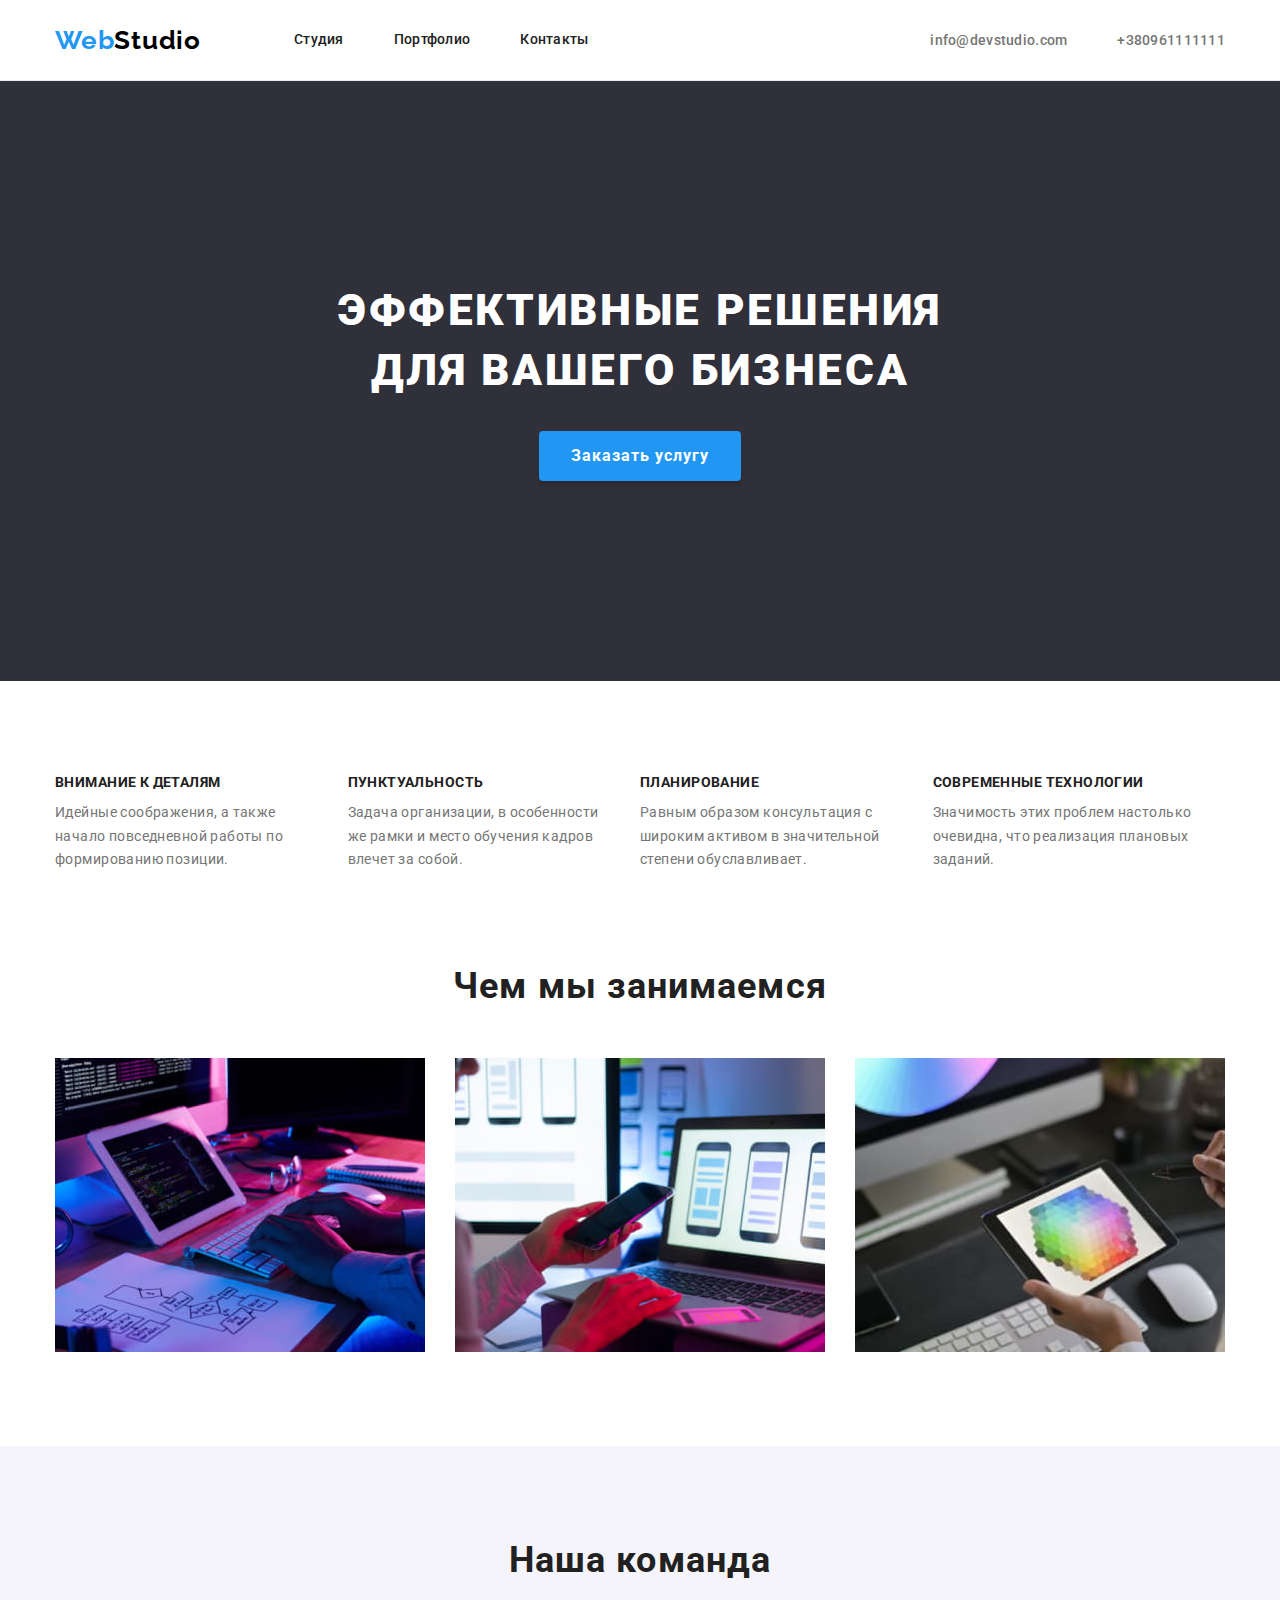
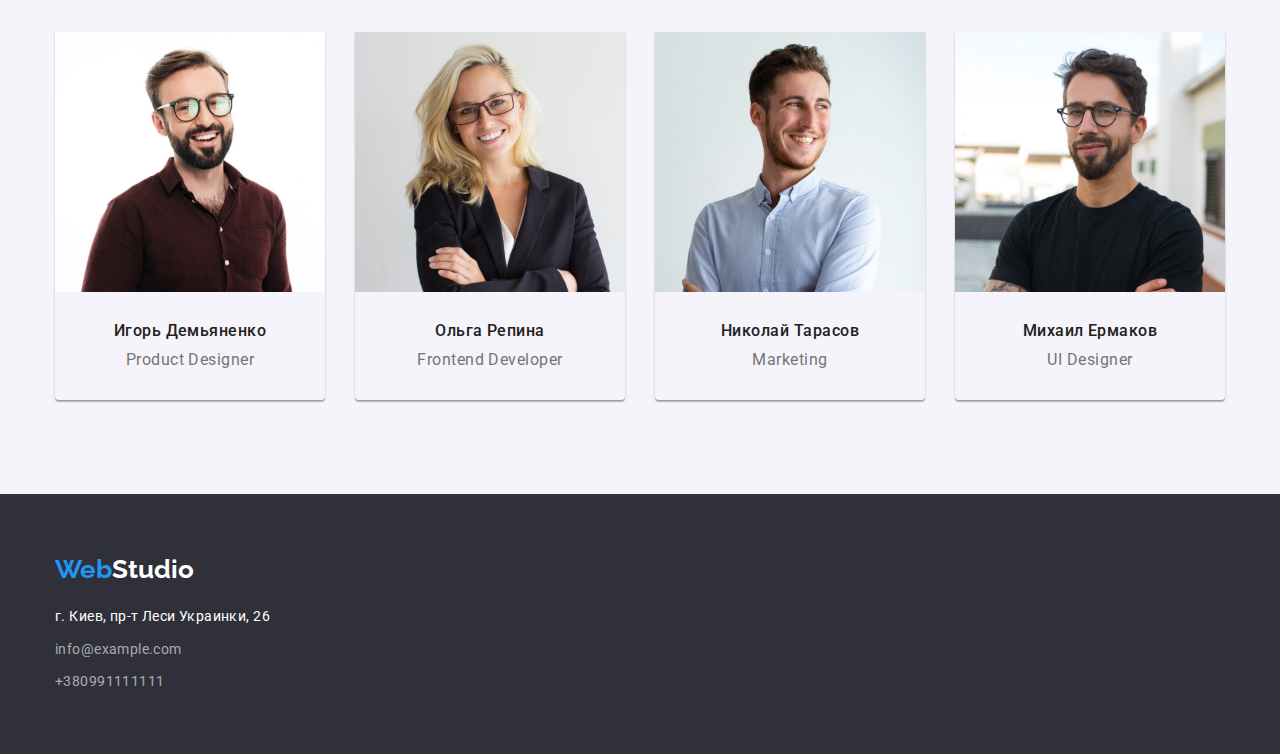
<file: index.html>
<!DOCTYPE html>
<html lang="ru">
  <head>
    <meta charset="UTF-8" />
    <meta http-equiv="X-UA-Compatible" content="IE=edge" />
    <meta name="viewport" content="width=device-width, initial-scale=1.0" />
    <link rel="preconnect" href="https://fonts.googleapis.com">
    <link rel="preconnect" href="https://fonts.gstatic.com" crossorigin>
    <link href="https://fonts.googleapis.com/css2?family=Raleway:wght@700&family=Roboto:wght@400;500;700;900&display=swap" rel="stylesheet">
    <link rel="stylesheet" href="./css/modern-normalize.css">
    <link rel="stylesheet" href="./css/styles.css">
    <title>WebStudio</title>
  </head>
  <body>
    <header class="header"> <!--Header-->
      <div class="head">
        <nav class="menu">
          <a class="logo" lang="en" href="./index.html"><span class="acent">Web</span>Studio
          </a>
          <ul class="menu-list">
            <li class="menu-items">
              <a class="menu-link" href="./index.html">Студия
              </a>
            </li>
            <li class="menu-items">
              <a class="menu-link" href="./portfolio.html">Портфолио</a>
            </li>
            <li class="menu-items">
              <a class="menu-link" href="./index.html">Контакты</a>
            </li>
          </ul>
        </nav>
        <ul class="connection-to">
          <li class="info">
            <a class="coll-us" href="mailto:info@devstudio.com">info@devstudio.com</a>
          </li>
          <li class="info">
            <a class="coll-us" href="tel:+380961111111">+380961111111</a>
          </li>
        </ul>
      </div>
    </header>
    <main> <!--Main-->
      <section class="front">
        <div class="front-style">
          <h1 class="texte">ЭФФЕКТИВНЫЕ РЕШЕНИЯ ДЛЯ ВАШЕГО БИЗНЕСА</h1>
          <button type="button" class="main-but">Заказать услугу</button>
        </div> <!--Верхня шапка-->
      </section>
      <section class="section-merit"> <!--Чому ми-->
        <div class="merit-class">
          <ul class="list-merit">
            <li class="merit">
              <h3 class="merit-name">ВНИМАНИЕ К ДЕТАЛЯМ</h3>
              <p class="merit-p">Идейные соображения, а также начало повседневной работы по формированию позиции.</p>
            </li>
            <li class="merit">
              <h3 class="merit-name">ПУНКТУАЛЬНОСТЬ</h3>
              <p class="merit-p">Задача организации, в особенности же рамки и место обучения кадров влечет за собой.</p>
            </li>
            <li class="merit">
            <h3 class="merit-name">ПЛАНИРОВАНИЕ</h3>
            <p class="merit-p">Равным образом консультация с широким активом в значительной степени обуславливает.</p>
            </li>
            <li class="merit">
              <h3 class="merit-name">СОВРЕМЕННЫЕ ТЕХНОЛОГИИ</h3>
             <p class="merit-p">Значимость этих проблем настолько очевидна, что реализация плановых заданий.</p>
            </li>
          </ul>
        </div>
      </section>
      <section class="whot-do"> <!--Чим ми займаємось-->
        <div class="work-class">
          <h2 class="h-work">Чем мы занимаемся</h2>
        <ul class="working-list">
          <li class="work"><img src="./images/scr1.jpg" alt="first image" width="370" height="294"></li>
          <li class="work"><img src="./images/scr2.jpg" alt="second image" width="370" height="294"></li>
          <li class="work"><img src="./images/scr3.jpg" alt="third image" width="370" height="294"></li>
        </ul>
        </div>
      </section>
      <section class="our-team">
        <div class="our-team-class">
          <h2 class="h-team">Наша команда</h2>
          <ul class="team-list">
            <li class="team">
              <img class="image" src="./images/photo1.jpg" alt="Игорь Демьяненко" width="270" height="260">
              <div class="person">
                <h3 class="name">Игорь Демьяненко</h3>
                <p class="activity" lang="en">Product Designer</p>
              </div>
            </li>
            <li class="team">
              <img class="image" src="./images/photo2.jpg" alt="Ольга Репина" width="270" height="260">
              <div class="person">
                <h3 class="name">Ольга Репина</h3>
                <p class="activity" lang="en">Frontend Developer</p>
              </div>
            </li>
            <li class="team">
              <img class="image" src="./images/photo3.jpg" alt="Николай Тарасов" width="270" height="260">
              <div class="person">
                <h3 class="name">Николай Тарасов</h3>
                <p class="activity" lang="en">Marketing</p>
              </div>
            </li>
            <li class="team">
              <img class="image" src="./images/photo4.jpg" alt="Михаил Ермаков" width="270" height="260">
              <div class="person">
                <h3 class="name">Михаил Ермаков</h3>
                <p class="activity" lang="en">UI Designer</p>
              </div>
            </li>
          </ul>
        </div>
      </section>
    </main>
    <footer class="footer">
      <div class="footer-section">
        <a class="footer-logo" lang="en" href="./index.html"><span class="acent">Web</span>Studio</a>
        <address class="address">
          <ul class="list-address">
            <li class="con-address"><a class="con-address" href="https://goo.gl/maps/3XFcRr5mM66JUjLg8">г. Киев, пр-т Леси Украинки, 26</a></li>
            <li class="con"><a class="footer-contact" href="mailto:info@example.com">info@example.com</a></li>
            <li class="con"><a class="footer-contact" href="tel:+380991111111">+380991111111</a></li>
          </ul>
        </address>
    </div>
    </footer>
  </body>
</html>
</file>
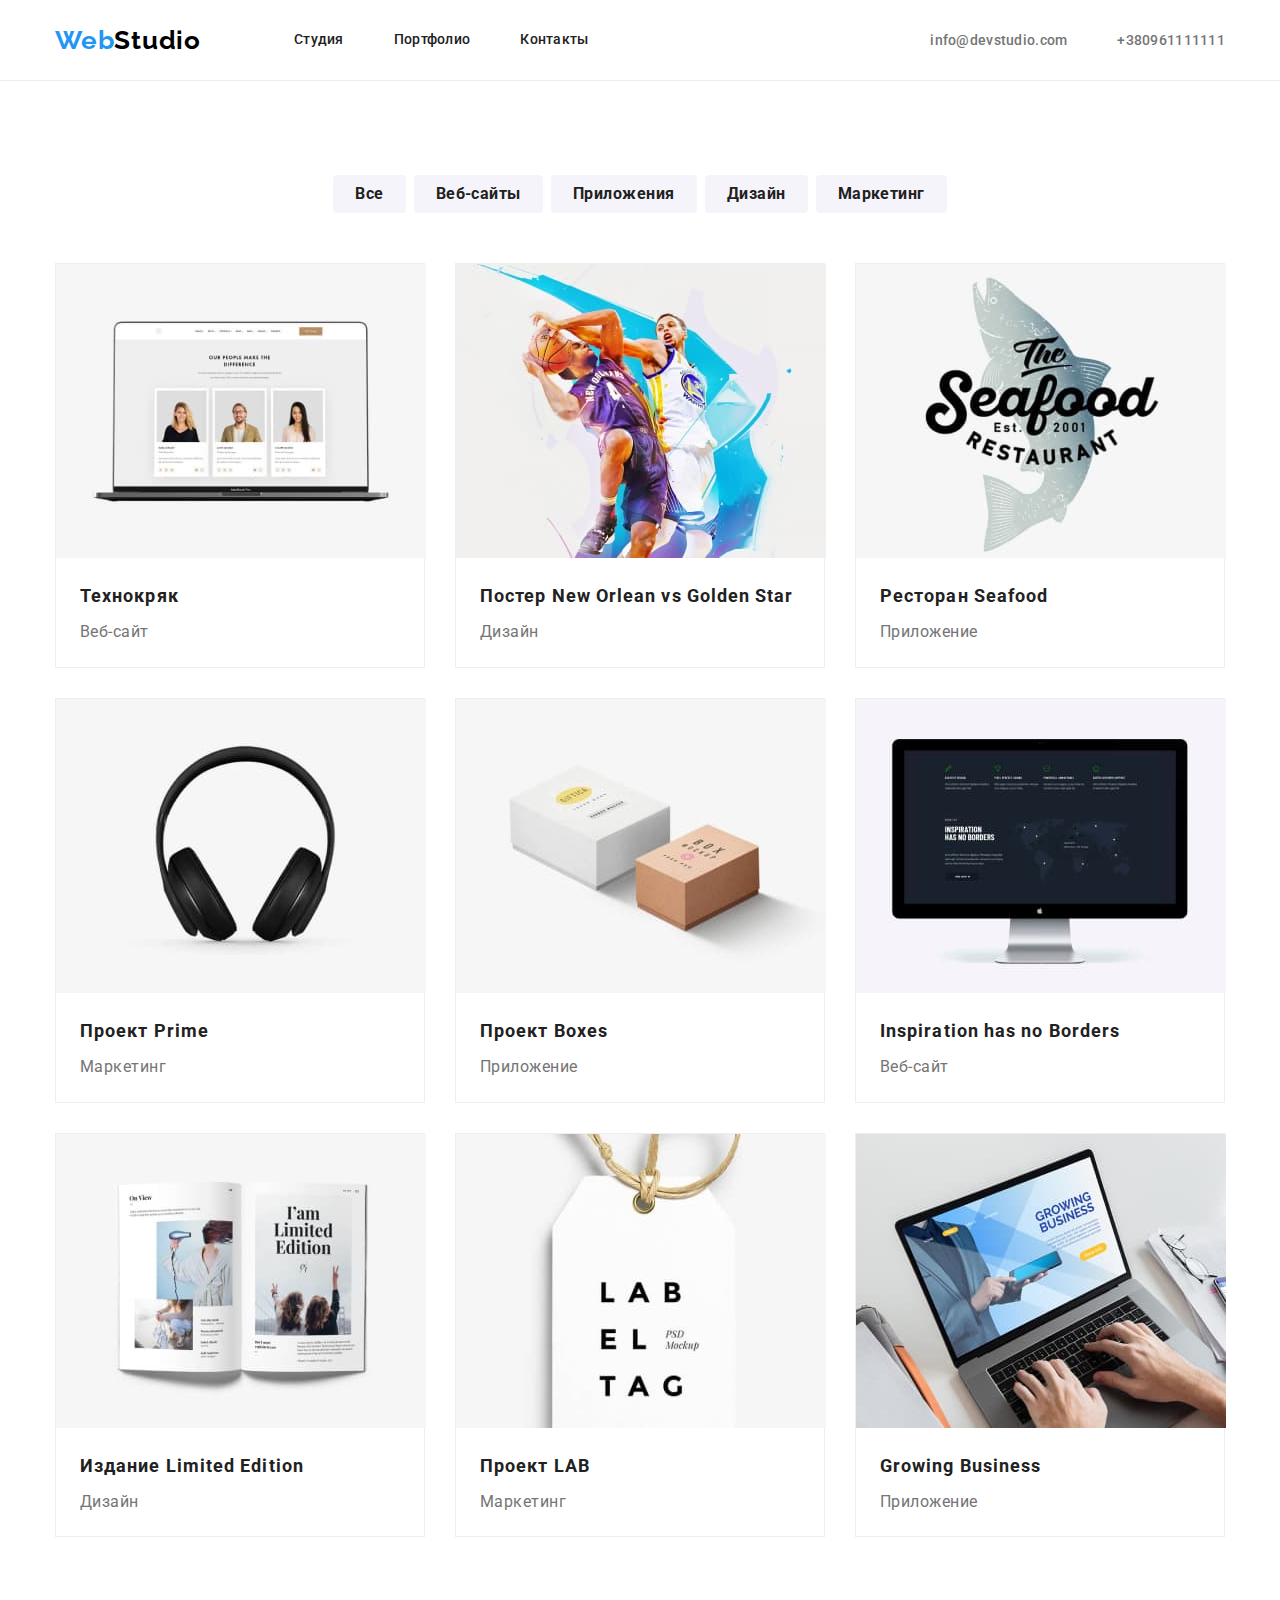
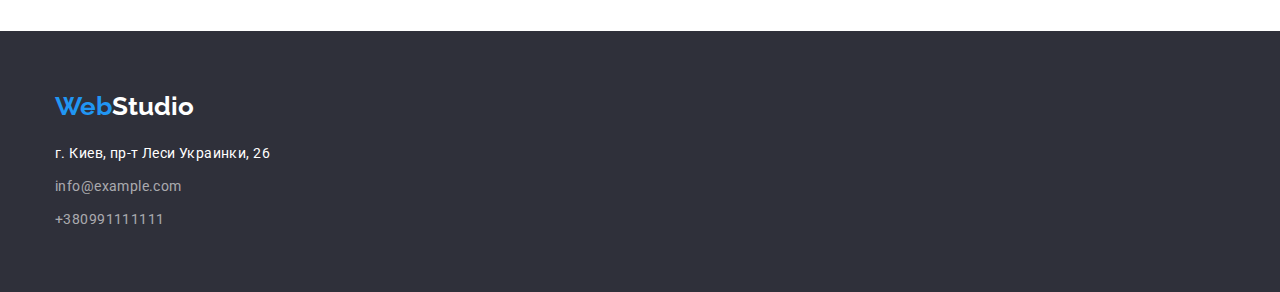
<file: portfolio.html>
<!DOCTYPE html>
<html lang="ru">
<head>
    <meta charset="UTF-8">
    <meta http-equiv="X-UA-Compatible" content="IE=edge">
    <meta name="viewport" content="width=device-width, initial-scale=1.0">
    <title>Portfolio</title>
    <link rel="preconnect" href="https://fonts.googleapis.com">
    <link rel="preconnect" href="https://fonts.gstatic.com" crossorigin>
    <link href="https://fonts.googleapis.com/css2?family=Raleway:wght@700&family=Roboto:wght@400;500;700;900&display=swap" rel="stylesheet">
    <link rel="stylesheet" href="./css/modern-normalize.css">
    <link rel="stylesheet" href="./css/styles.css">
</head>
<body>
  <header class="header"> <!--Header-->
    <div class="head">
      <nav class="menu">
        <a class="logo" lang="en" href="./index.html"><span class="acent">Web</span>Studio
        </a>
        <ul class="menu-list">
          <li class="menu-items">
            <a class="menu-link" href="./index.html">Студия
            </a>
          </li>
          <li class="menu-items">
            <a class="menu-link" href="./portfolio.html">Портфолио</a>
          </li>
          <li class="menu-items">
            <a class="menu-link" href="./index.html">Контакты</a>
          </li>
        </ul>
      </nav>
      <ul class="connection-to">
        <li class="info">
          <a class="coll-us" href="mailto:info@devstudio.com">info@devstudio.com</a>
        </li>
        <li class="info">
          <a class="coll-us" href="tel:+380961111111">+380961111111</a>
        </li>
      </ul>
    </div>
  </header>
  <main>
    <section class="filter-section">
      <div class="filter">
        <ul class="filter-but">
          <li class="but-list">
              <button type="button" class="but-all">Все</button>
          </li>
          <li class="but-list">
              <button type="button" class="but-page">Веб-сайты</button>
          </li>
          <li class="but-list">
              <button type="button" class="but-app">Приложения</button>
          </li>
          <li class="but-list">
              <button type="button" class="but-des">Дизайн</button>
          </li>
          <li class="but-list">
              <button type="button" class="but-mark">Маркетинг</button>
          </li>
        </ul>
        <ul class="target-filter-but">
          <li class="filter-position">
            <img class="filter-image" src="./images/portfolio/preview.jpg" alt="Технокряк" width="370" height="294">
            <div class="filter-text"> 
              <h3 class="target-name">Технокряк</h3>
              <p class="target-but">Веб-сайт</p>
            </div>
          </li>      
          <li class="filter-position" lang="en">
            <img class="filter-image" src="./images/portfolio/star.jpg" alt="Постер New Orlean vs Golden Star" width="370" height="294">
            <div class="filter-text"> 
              <h3 class="target-name" lang="en">Постер New Orlean vs Golden Star</h3>
              <p class="target-but">Дизайн</p>
            </div>
          </li>
          <li class="filter-position" lang="en">
            <img class="filter-image" src="./images/portfolio/seafood.jpg" alt="Ресторан Seafood" width="370" height="294">
            <div class="filter-text">
              <h3 class="target-name" lang="en">Ресторан Seafood</h3>
              <p class="target-but">Приложение</p>
            </div>
            </li>
            <li class="filter-position" lang="en">
              <img class="filter-image" src="./images/portfolio/prime.jpg" alt="Проект Prime" width="370" height="294">
            <div class="filter-text">
              <h3 class="target-name" lang="en">Проект Prime</h3>
              <p class="target-but">Маркетинг</p>
            </div>
          </li>      
          <li class="filter-position" lang="en">
            <img class="filter-image" src="./images/portfolio/box.jpg" alt="Проект Boxes" width="370" height="294">
            <div class="filter-text">
              <h3 class="target-name" lang="en">Проект Boxes</h3>
              <p class="target-but">Приложение</p>
            </div>
          </li>
          <li class="filter-position" lang="en">
            <img class="filter-image" src="./images/portfolio/borders.jpg" alt="Inspiration has no Borders" width="370" height="294">
            <div class="filter-text">
              <h3 class="target-name" lang="en">Inspiration has no Borders</h3>
              <p class="target-but">Веб-сайт</p>
            </div>
          </li>
          <li class="filter-position" lang="en">
            <img class="filter-image" src="./images/portfolio/limited.jpg" alt="Издание Limited Edition" width="370" height="294">
            <div class="filter-text">
              <h3 class="target-name" lang="en">Издание Limited Edition</h3>
              <p class="target-but">Дизайн</p>
            </div> 
          </li>      
          <li class="filter-position" lang="en">
            <img class="filter-image" src="./images/portfolio/lab.jpg" alt="Проект LAB" width="370" height="294">
            <div class="filter-text">
              <h3 class="target-name" lang="en">Проект LAB</h3>
              <p class="target-but">Маркетинг</p>
            </div>  
          </li>
          <li class="filter-position" lang="en">
            <img class="filter-image" src="./images/portfolio/business.jpg" alt="Growing Business" width="370" height="294">
            <div class="filter-text">
              <h3 class="target-name" lang="en">Growing Business</h3>
              <p class="target-but">Приложение</p>
            </div>
         </li>
        </ul> 
      </div>
    </section>
  </main>
  <footer class="footer">
    <div class="footer-section">
      <a class="footer-logo" lang="en" href="./index.html"><span class="acent">Web</span>Studio</a>
      <address class="address">
        <ul class="list-address">
          <li class="con-address"><a class="con-address" href="https://goo.gl/maps/3XFcRr5mM66JUjLg8">г. Киев, пр-т Леси Украинки, 26</a></li>
          <li class="con"><a class="footer-contact" href="mailto:info@example.com">info@example.com</a></li>
          <li class="con"><a class="footer-contact" href="tel:+380991111111">+380991111111</a></li>
        </ul>
      </address>
  </div>
  </footer>
</body>
</html>
</file>
<file: css/styles.css>
img {
    display: block;
}
p {
    padding: 0px;
    margin: 0px;
}
h1,h2,h3,h4,h5,h6 {
    padding: 0px;
    margin: 0px;
}
ul {
    padding: 0px;
    margin: 0px;
}
li {
    padding: 0px;
    margin: 0px;
}
a {
    padding: 0px;
    margin: 0px;
}
body {
    font-family: 'Roboto',  sans-serif;
    margin: 0px;
}
:root{
    --moz-text-decoration-color: #2196F3;
}
/* logo decoration */

.header {
    border-bottom: 1px solid #ECECEC;
}
.container {
    width: 1200px;
    padding-left: 15px;
    padding-right: 15px;
    margin-left: auto;
    margin-right: auto;
}
/* -----------------Header-------------- */
/* Студія, портфоліо контакти */
.head {
    display: flex;
    width: 1200px;
    height: 80px;
    padding: 0px 15px;
    margin-left: auto;
    margin-right: auto;
    align-items: center;
}
.menu {
    display: flex;
    align-items: center;
}
.logo {
    text-decoration: none;
    margin-right: 93px;
    font-family: 'Raleway',  sans-serif;
    font-weight: 700;
    font-size: 26px;
    line-height: 1.19;
    letter-spacing: 0.03em;
    color: #000000;
}
.acent {
    color: var(--moz-text-decoration-color);
}
.menu-link  {
    display: block;
    color: #212121;
    text-decoration: none;
}
.menu-link:hover {
    color: var(--moz-text-decoration-color);
}
.menu-link:focus {
    color: var(--moz-text-decoration-color);
}
.menu-list {
    display: flex;
    padding-left: 0px;
    margin-top: 0px;
    margin-bottom: 0px;
}
.menu-items:not(:last-child) {
    margin-right: 50px;
}
.menu-items {
    list-style-type: none;
    font-size: 14px;
    font-weight: 500;
    line-height: 1.1;
    letter-spacing: 0.02em;
}
/* контактні дані */
.connection-to {
    display: flex;
    list-style-type: none;
    margin-left: auto;
    margin-top: 0px;
    margin-bottom: 0px;
    padding-left: 0px;
}
.info:not(:last-child) {
    margin-right: 50px;
}
.coll-us {
    text-decoration: none;
    font-weight: 500;
    font-size: 14px;
    line-height: 1.14;
    letter-spacing: 0.02em;
    color: #757575;
}
.coll-us:hover {
    color: var(--moz-text-decoration-color);
}
.coll-us:focus {
    color: var(--moz-text-decoration-color);
}
.front {
    margin-top: 0px;
    background-color: #2F303A;
    text-align: center;
    padding-top: 200px;
    padding-bottom: 200px;
}
.texte {
    font-weight: 900;
    font-size: 44px;
    line-height: 1.36;
    letter-spacing: 0.06em;
    color: #FFFFFF;
    margin-left: auto;
    margin-right: auto;
    width: 696px;
    margin-top: 0px;
    margin-bottom: 30px;
}
.main-but {
    font-weight: 700;
    font-size: 16px;
    line-height: 1.87;
    letter-spacing: 0.06em;
    color: #FFFFFF;
    background-color: #2196F3;
    box-shadow: 0px 4px 4px rgba(0, 0, 0, 0.15);
    border-radius: 4px;
    cursor: pointer;
    height: 50px;
    border: 0px;
    padding: 10px 32px 10px 32px;
}
.main-but:hover {
    background-color: #188CE8;
}
/*-----------------Merit----------*/
.section-merit{
    padding-top: 94px;
    padding-bottom: 94px;
}
.merit-class{
    width: 1200px;
    padding: 0px 15px;
    margin-left: auto;
    margin-right: auto;
}
.list-merit {
    display: flex;
    list-style-type: none;
    margin: 0px;
    padding: 0px;
}
.merit{
    width: 270px;
    margin-right: 30px;
}
.merit:not(:last-child) {
    margin-right: 30px;
}
.merit-name {
    font-weight: 700;
    font-size: 14px;
    line-height: 1.14;
    letter-spacing: 0.03em;
    color: #212121;
    margin-top: 0px;
    margin-bottom: 10px;
}
.merit-p {
    margin: 0px;
    font-weight: 400;
    font-size: 14px;
    line-height: 1.71;
    letter-spacing: 0.03em;
    color: #757575;
}
/* ----------------------Work----------------- */
.whot-do {
    padding-bottom: 94px;
}
.work-class{
    width: 1200px;
    padding: 0px 15px;
    margin-left: auto;
    margin-right: auto;
}
.h-work {
    font-weight: 700;
    font-size: 36px;
    line-height: 1.16;
    letter-spacing: 0.03em;
    color: #212121;
    text-align: center;
    margin-top: 0px;
    margin-bottom: 50px;
    
}
.working-list {
    display: flex;
    padding-bottom: 94px;
    list-style-type: none;
    margin: 0px;
    padding: 0px;
}
.work:not(:last-child) {
    margin-right: 30px;
}
/* --------------------Team--------------------- */
.our-team {
    background: #F5F4FA;
    padding-bottom: 94px;
    padding-top: 94px;
}
.our-team-class {
    width: 1200px;
    padding: 0px 15px;
    margin-left: auto;
    margin-right: auto;
}
.team {
    box-shadow: 0px 1px 3px rgba(0, 0, 0, 0.12), 0px 1px 1px rgba(0, 0, 0, 0.14), 0px 2px 1px rgba(0, 0, 0, 0.2);
    border-radius: 0px 0px 4px 4px;
    text-align: center;
}
.h-team {
    font-weight: 700;
    font-size: 36px;
    line-height: 1.16;
    letter-spacing: 0.03em;
    color: #212121;
    text-align: center;
    margin-top: 0px;
    margin-bottom: 50px;
}
.team-list {
    display: flex;
    list-style-type: none;
    margin: 0px;
    padding: 0px;
}
.team:not(:last-child) {
    margin-right: 30px;
}
.person {
    padding-top: 30px;
    padding-bottom: 30px;
}
.name {
    font-weight: 500;
    font-size: 16px;
    line-height: 1.18;
    letter-spacing: 0.03em;
    color: #212121; 
    margin-bottom: 10px;
}
.activity {
    margin: 0px;
    font-weight: 400;
    font-size: 16px;
    line-height: 1.18;
    letter-spacing: 0.03em;
    color: #757575;
}
/* ---------------Footer----------- */
.footer {
    background-color: #2F303A;
    padding-top: 60px;
    padding-bottom: 60px;
}
.footer-section {
    width: 1200px;
    padding: 0px 15px;
    margin-left: auto;
    margin-right: auto;
}
.address{
    width: 231px;
    margin-top: 20px;
}
.footer-logo {
    font-family: 'Raleway', sans-serif;
    font-weight: 700;
    font-size: 26px;
    line-height: 1.19;
    color: #FFFFFF;
    text-decoration: none;
}
.con {
    margin-top: 9px;  
}
.con-address {
    text-decoration: none;
    font-style: normal;
    color: #FFFFFF;
    font-weight: 400;
    font-size: 14px;
    line-height: 1.71;
    letter-spacing: 0.03em;
    width: 231px;  
} 
.list-address {    
    list-style-type: none;
    width: 210px;
    margin-top: 20px;
    margin-bottom: 0px;
    padding: 0px;
}
.footer-contact {
    text-decoration: none;
    font-weight: 400;
    font-style: normal;
    font-size: 14px;
    line-height: 1.71;
    letter-spacing: 0.03em;
    color: rgba(255, 255, 255, 0.6);
}
/*---------------- Portfoloio --------------*/
.filter {
    width: 1200px;
    padding: 0px 15px;
    margin-left: auto;
    margin-right: auto;
}
.filter-but {
    margin-top: 0px;
    margin-bottom: 50px;
    list-style-type: none;
    display: flex;
    padding: 0px;
    align-items: center;
    justify-content: center;
}
.but-list:not(:last-child) {
    margin-right: 8px;
}
.but-all, .but-page, .but-app, .but-des, .but-mark {
    font-weight: 700;
    font-size: 16px;
    line-height: 1.6;
    text-align: center;
    letter-spacing: 0.03em;
    color: #212121;
    height: 38px;
    border-radius: 4px;
    border: 0px;
    background-color: #F5F4FA;
    cursor: pointer;
    padding: 6px 22px;
}
/* ----------Все------- */

.but-all:hover {
    background: #2196F3;
    color: #FFFFFF;
}
.but-all:focus {
    background: #2196F3;
    color: #FFFFFF;
}
/* --------Веб-сайты-------------*/
.but-page:hover {
    background: #2196F3;
    color: #FFFFFF;
}
.but-page:focus {
    background: #2196F3;
    color: #FFFFFF;
}
/* --------Приложения-------------*/
.but-app:hover {
    background: #2196F3;
    color: #FFFFFF;
}
.but-app:focus {
    background: #2196F3;
    color: #FFFFFF;
}
/* --------Дизайн-------------*/
.but-des:hover {
    background: #2196F3;
    color: #FFFFFF;
}
.but-des:focus {
    background: #2196F3;
    color: #FFFFFF;
}
/* --------Маркетинг-------------*/
.but-mark:hover {
    background: #2196F3;
    color: #FFFFFF;
}
.but-mark:focus {
    background: #2196F3;
    color: #FFFFFF;
}
.filter-section {
    padding-top: 94px;
    padding-bottom: 94px;
}
.filter-text {
    padding-top: 20px;
    padding-bottom: 20px;
    padding-left: 24px;
    padding-right: 24px;
}
.target-filter-but {
    list-style-type: none;
    display: flex;
    flex-wrap: wrap;
    padding-left: 0px;
    align-content: space-between;
    margin: 0px; 
}
.filter-position {
    border: 1px solid #EEEEEE;
    margin-bottom: 30px;
    width: 370px;
    margin-right: 30px;
}
.filter-position:nth-child(3n) {
    margin-right: 0px;
}
.filter-position:nth-last-child(-n+3){
    margin-bottom: 0px;
}
.target-name {
    margin-bottom: 4px;
    font-weight: 700;
    font-size: 18px;
    line-height: 2;
    letter-spacing: 0.06em;
    color: #212121;
}
.target-but {
    margin-top: 0px;
    font-weight: 400;
    font-size: 16px;
    line-height: 1.8;
    letter-spacing: 0.03em;
    color: #757575;
}
</file>
